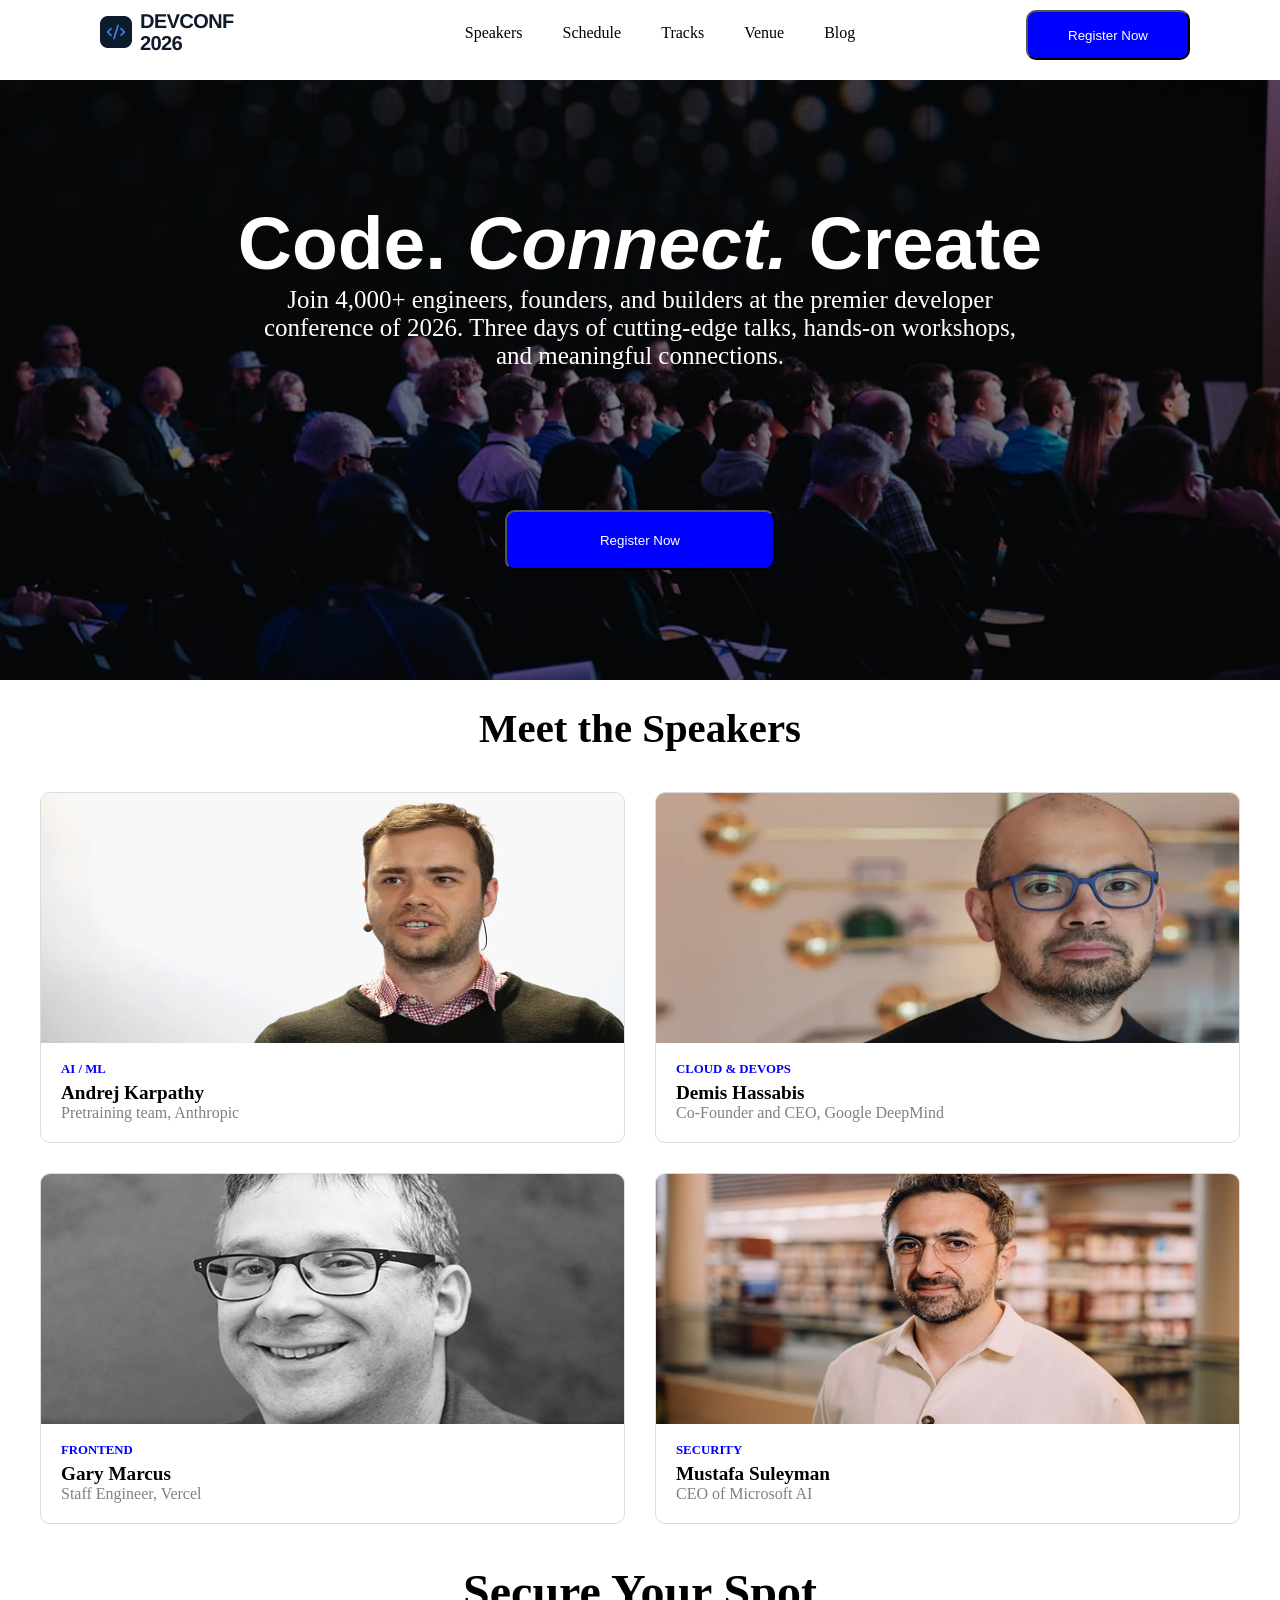
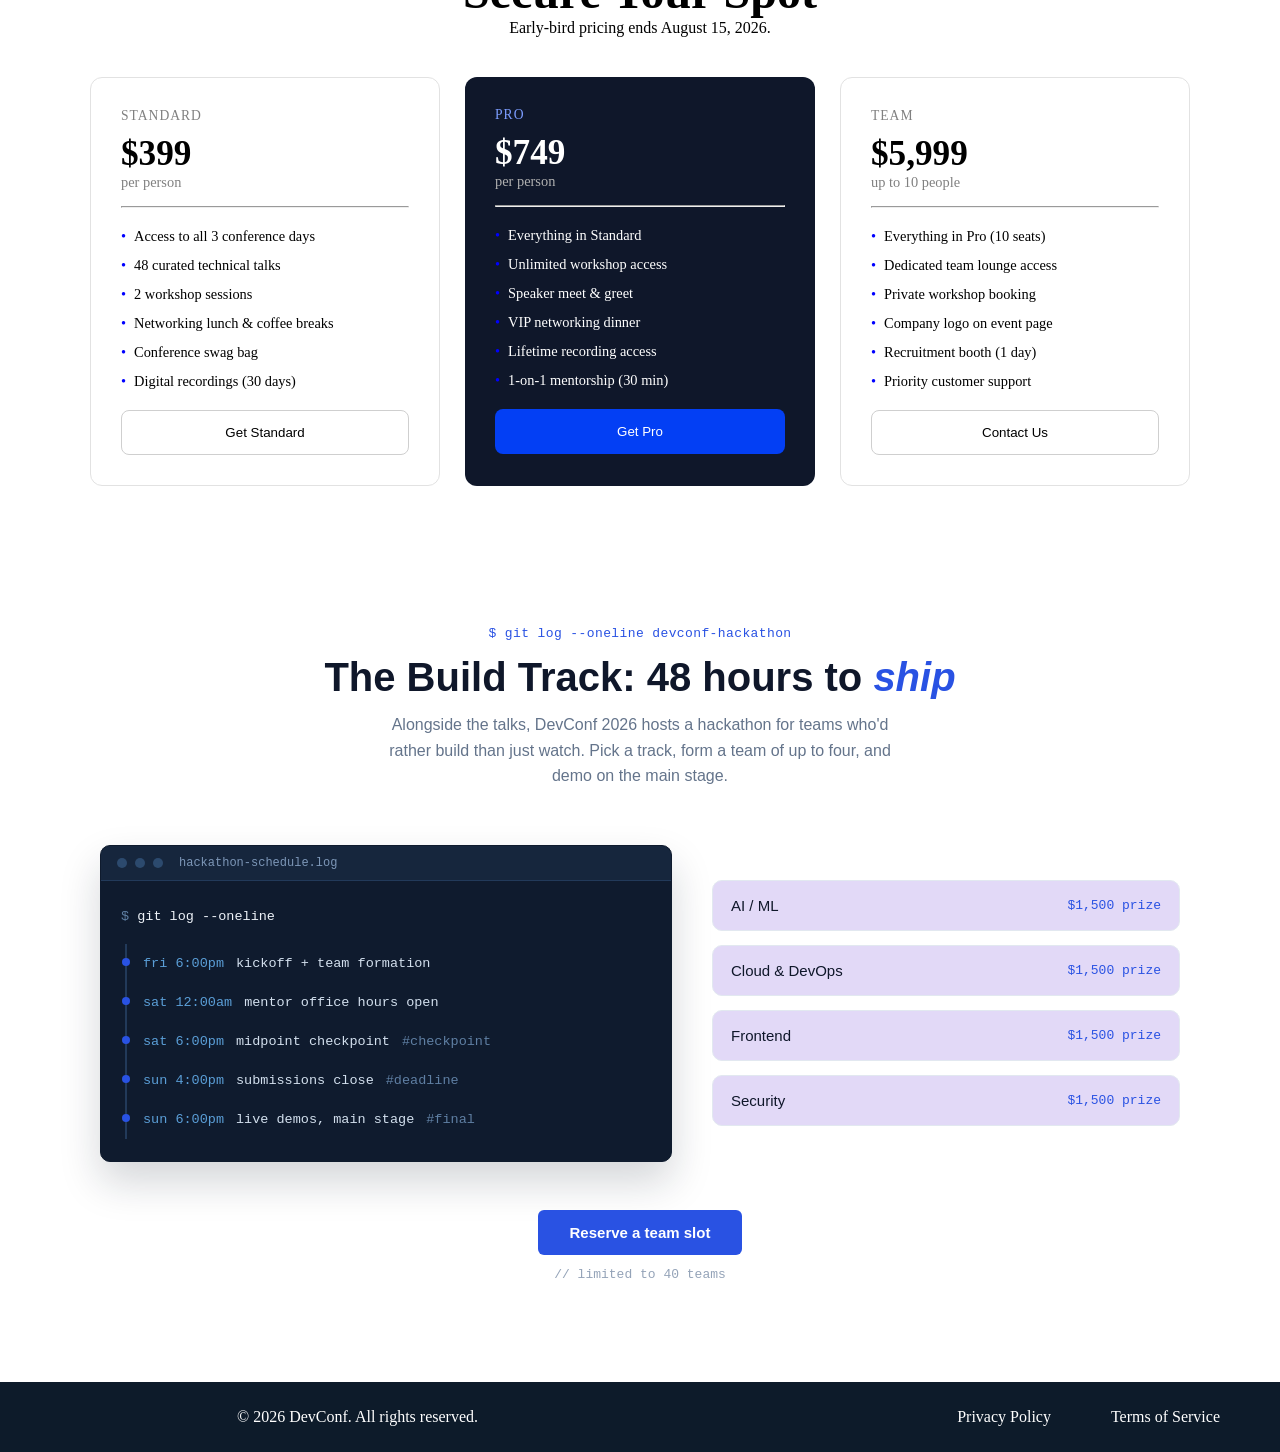
<file: index.html>
<!DOCTYPE html>
<html lang="en">

<head>
  <meta charset="UTF-8">
  <meta name="viewport" content="width=device-width, initial-scale=1.0">
  <title>My First Website</title>
  <link rel="stylesheet" href="./style (1).css">
</head>

<body>
  <header>

    <div id="nav-bar">
      <div class="nav-manu-logo">
        <img src="./Image/logo.png" alt="logo">
      </div>
      <div class="nav-manu-ber">
        <nav>
          <ul>
            <li class="box"><a href="./index.html">Speakers</a></li>
            <li class="box"><a href="./Schedule.html">Schedule</a></li>
            <li class="box"><a href="./Tracks.html">Tracks</a></li>
            <li class="box"><a href="./Venue.html">Venue</a></li>
            <li class="box"><a href="./Blog.html">Blog</a></li>
          </ul>
        </nav>
      </div>
      <div class="button-Container"><button class="Button-content nav-bot">Register Now</button></div>
    </div>

    <div>
      <section class="hero-section">

        <div class="bunner-Container">
          <h1 class="h1-font">Code. <em>Connect.</em> Create</h1>
          <p id="banner-text-p">Join 4,000+ engineers, founders, and builders at the premier developer <br>
            conference of 2026. Three days of cutting-edge talks, hands-on workshops,<br>
            and meaningful connections.</p>
          <div class="secoend-button-Container"> <button class="Button-content secoend-button">Register Now</button>
          </div>
        </div>


      </section>
    </div>
  </header>
  <section>
    <div id="Head-line">
      <h1>Meet the Speakers</h1>
    </div>

    <div class="speakers-grid">

      <div class="speaker-card">
        <img src="./Image/andrej.png" alt="Andrej Karpathy">
        <p class="speaker-tag">AI / ML</p>
        <h3 class="speaker-name">Andrej Karpathy</h3>
        <p class="speaker-title">Pretraining team, Anthropic</p>
      </div>
      <div class="speaker-card">
        <img src="./Image/demis.png" alt="Demis Hassabis">
        <p class="speaker-tag">Cloud & DevOps</p>
        <h3 class="speaker-name">Demis Hassabis</h3>
        <p class="speaker-title">Co-Founder and CEO, Google DeepMind</p>
      </div>
      <div class="speaker-card">
        <img src="./Image/gary.png" alt="Andrej Karpathy">
        <p class="speaker-tag">Frontend</p>
        <h3 class="speaker-name">Gary Marcus</h3>
        <p class="speaker-title">Staff Engineer, Vercel</p>
      </div>
      <div class="speaker-card">
        <img src="./Image/mustafa.png" alt="Andrej Karpathy">
        <p class="speaker-tag">Security</p>
        <h3 class="speaker-name">Mustafa Suleyman</h3>
        <p class="speaker-title">CEO of Microsoft AI</p>
      </div>



    </div>
  </section>

  <section class="Price-section">
    <div id="secound-head-line">
      <h1 style="font-size: 3rem;">Secure Your Spot</h1>
      <p>Early-bird pricing ends August 15, 2026.</p>
    </div>


    <div class="Price-grid">

      <div class="price-card">
        <p class="price-plan">STANDARD</p>
        <h2 class="price-amount">$399</h2>
        <p class="price-per">per person</p>
        <hr>
        <ul class="price-features">
          <li>Access to all 3 conference days</li>
          <li>48 curated technical talks</li>
          <li>2 workshop sessions</li>
          <li>Networking lunch & coffee breaks</li>
          <li>Conference swag bag</li>
          <li>Digital recordings (30 days)</li>
        </ul>
        <button class="price-btn">Get Standard</button>
      </div>

      <div class="price-card price-card-highlight">
        <p class="price-plan">PRO</p>
        <h2 class="price-amount">$749</h2>
        <p class="price-per">per person</p>
        <hr>
        <ul class="price-features">
          <li>Everything in Standard</li>
          <li>Unlimited workshop access</li>
          <li>Speaker meet & greet</li>
          <li>VIP networking dinner</li>
          <li>Lifetime recording access</li>
          <li>1-on-1 mentorship (30 min)</li>
        </ul>
        <button class="price-btn price-btn-solid">Get Pro</button>
      </div>

      <div class="price-card">
        <p class="price-plan">TEAM</p>
        <h2 class="price-amount">$5,999</h2>
        <p class="price-per">up to 10 people</p>
        <hr>
        <ul class="price-features">
          <li>Everything in Pro (10 seats)</li>
          <li>Dedicated team lounge access</li>
          <li>Private workshop booking</li>
          <li>Company logo on event page</li>
          <li>Recruitment booth (1 day)</li>
          <li>Priority customer support</li>
        </ul>
        <button class="price-btn">Contact Us</button>
      </div>

    </div>
  </section>




  <section class="build-track">
  <div class="build-track__inner">
    <p class="build-track__eyebrow">$ git log --oneline devconf-hackathon</p>
    <h2 class="build-track__heading">The Build Track: 48 hours to <em>ship</em></h2>
    <p class="build-track__sub">Alongside the talks, DevConf 2026 hosts a hackathon for teams who'd rather build than just watch. Pick a track, form a team of up to four, and demo on the main stage.</p>

    <div class="build-track__grid">
      <div class="terminal">
        <div class="terminal__bar">
          <span class="terminal__dot"></span>
          <span class="terminal__dot"></span>
          <span class="terminal__dot"></span>
          <span class="terminal__title">hackathon-schedule.log</span>
        </div>
        <div class="terminal__body">
          <p><span class="terminal__prompt">$</span> <span class="terminal__cmd">git log --oneline</span></p>
          <div class="commit-log">
            <div class="commit-row">
              <span class="commit-hash">fri 6:00pm</span>
              <span class="commit-msg">kickoff + team formation</span>
            </div>
            <div class="commit-row">
              <span class="commit-hash">sat 12:00am</span>
              <span class="commit-msg">mentor office hours open</span>
            </div>
            <div class="commit-row">
              <span class="commit-hash">sat 6:00pm</span>
              <span class="commit-msg">midpoint checkpoint</span>
              <span class="commit-tag">#checkpoint</span>
            </div>
            <div class="commit-row">
              <span class="commit-hash">sun 4:00pm</span>
              <span class="commit-msg">submissions close</span>
              <span class="commit-tag">#deadline</span>
            </div>
            <div class="commit-row">
              <span class="commit-hash">sun 6:00pm</span>
              <span class="commit-msg">live demos, main stage</span>
              <span class="commit-tag">#final</span>
            </div>
          </div>
        </div>
      </div>

      <div class="tracks">
        <div class="track-card">
          <span class="track-card__name">AI / ML</span>
          <span class="track-card__prize">$1,500 prize</span>
        </div>
        <div class="track-card">
          <span class="track-card__name">Cloud & DevOps</span>
          <span class="track-card__prize">$1,500 prize</span>
        </div>
        <div class="track-card">
          <span class="track-card__name">Frontend</span>
          <span class="track-card__prize">$1,500 prize</span>
        </div>
        <div class="track-card">
          <span class="track-card__name">Security</span>
          <span class="track-card__prize">$1,500 prize</span>
        </div>
      </div>
    </div>

    <div class="build-track__cta">
      <button class="btn-primary">Reserve a team slot</button>
      
    </div>
    <div class="Reserve">
      <p class="build-track__cta-note">// limited to 40 teams</p>
    </div>
    
  </div>
</section>


  
  
  <footer class="footer-section">
     <div id="footer-h1"><p>© 2026 DevConf. All rights reserved.</p></div>
     <div id="footer-h2">
      <p>Privacy Policy</p>
      <p>Terms of Service</p>
    </div>
  </footer>

</body>


</html>
</file>
<file: style (1).css>
* {
  margin: 0;
}

#nav-bar {


  display: flex;
  flex-wrap: wrap;
  flex-shrink: 1;

  height: 80px;

}

nav ul {
  margin-top: 24px;

  display: flex;

  gap: 40px;
  list-style: none;
  justify-content: center;


}

div nav ul li a {


  text-decoration: none;
  color: black;
  border-radius: 15px;



}


div nav ul li a:hover {
  background-color: rgb(28, 30, 30);
  color: rgb(243, 243, 243);
  padding: 10px;
}

.Button-content {
  background-color: blue;
  color: white;
  padding: 15px 40px;
  border-radius: 10px;
  cursor: pointer;
  height: 50px;

}

.nav-bot {
  margin-right: 30px;
  margin-top: 10px;


}

.Button-content:hover {
  background-color: rgb(255, 255, 255);
  color: rgb(67, 5, 253);
}





.button-Container {
  flex: 1;
  display: flex;
  justify-content: end;
  margin-right: 60px;
}

.nav-manu-ber {
  flex: 1;
}

.nav-manu-logo {
  flex: 1;
  margin-left: 100px;
  margin-top: 10px;

}

.banner-container img {
  width: 100%;
}

.hero-section {
  background: linear-gradient(rgba(0, 0, 0, 0.5), rgba(0, 0, 0, 0.5)), url('./Image/banner.jpg');

  height: 600px;

  background-position: center;
  background-repeat: no-repeat;

  background-size: cover;
  display: flex;
  justify-content: center;

}

.bunner-Container {
  color: white;
  text-align: center;
  padding-top: 20px;
  margin-top: 20px;


}

.h1-font {
  font-size: 75px;
  font-weight: bold;
  font-family: sans-serif;
  margin-bottom: 0%;
  margin-top: 80px;

}

#banner-text-p {

  font-size: 25px;
}

.secoend-button {

  height: 60px;
  width: 270px;
  margin-top: 140px;

}

#Head-line {
  margin-top: 25px;
  margin-bottom: 25px;
  text-align: center;
  font-weight: bold;
  font-size: 1.7rem;
}

.speakers-grid {
  display: grid;
  grid-template-columns: repeat(2, 1fr);
  gap: 30px;
  max-width: 100%;
  margin: 40px;
}

.speaker-card {
  border: 1px solid #dfdada;
  border-radius: 10px;
  overflow: hidden;

}

.speaker-card img {
  width: 100%;
  height: 250px;
  object-fit: fill;


}

.speaker-tag,
.speaker-name,
.speaker-title {
  margin-left: 20px;
}

.speaker-tag {
  color: blue;
  font-size: 0.8rem;
  font-weight: bold;
  text-transform: uppercase;
  margin-top: 15px;
}

.speaker-name {
  margin-top: 5px;
  font-size: 1.2rem;
}

.speaker-title {
  color: gray;
  margin-bottom: 20px;
}

#secound-head-line {
  text-align: center;
}

.Price-grid {
  display: grid;
  grid-template-columns: repeat(3, 1fr);
  gap: 25px;
  max-width: 1100px;
  margin: 40px auto;
}

.price-card {
  border: 1px solid #e2e2e2;
  border-radius: 12px;
  padding: 30px;
}

.price-plan {
  color: gray;
  font-size: 0.85rem;
  letter-spacing: 1px;
}

.price-amount {
  font-size: 2.2rem;
  margin-top: 10px;
}

.price-per {
  color: gray;
  font-size: 0.9rem;
  margin-bottom: 15px;
}

.price-features {
  list-style: none;
  margin: 20px 0;
}

.price-features li {
  margin-bottom: 12px;
  font-size: 0.9rem;
}

.price-features li::before {
  content: "•";
  color: blue;
  margin-right: 8px;
}

.price-card-highlight {
  background-color: #0f172a;
  color: white;
  border: none;
}

.price-card-highlight .price-plan {
  color: #7c9dff;
}

.price-card-highlight .price-per {
  color: #b0b0b0;
}

.price-btn {
  width: 100%;
  height: 45px;
  border-radius: 8px;
  border: 1px solid #cfcfcf;
  background: white;
  color: black;
  cursor: pointer;
}

.price-btn:hover {
  background-color: #20e060;
  color: #ffffff;
}

.price-btn-solid {
  background-color: #033ff4;
  color: white;
  border: none;
}

.price-btn-solid:hover {
  background-color: #e6e7f0;
  color: #0f172a;
}

.price-card-highlight:hover {
  background-color: #003ef6;
}


.footer-section{
  display: flex;
  height: 70px;
  align-items: center;
  background-color: #0D1B2A;
  color: #FFFFFF;
  
}
#footer-h1{
  flex: 1;
  margin-left: 50px;
  text-align: center;

}
#footer-h2{
  flex: 1;
  display: flex;
  justify-content: end;


}
#footer-h2 p{
  gap: 100px;
  margin-right: 60px;


}














* { box-sizing: border-box; margin: 0; padding: 0; }
  body { background: #ffffff; }

  .build-track {
    background: #ffffff;
    padding: 100px 24px;
    font-family: 'Inter', sans-serif;
  }

  .build-track__inner {
    max-width: 1080px;
    margin: 0 auto;
  }

  .build-track__eyebrow {
    font-family: 'JetBrains Mono', monospace;
    font-size: 13px;
    font-weight: 500;
    color: #2952e3;
    text-align: center;
    letter-spacing: 0.03em;
    margin-bottom: 14px;
  }

  .build-track__heading {
    font-family: 'Space Grotesk', sans-serif;
    font-weight: 600;
    font-size: 40px;
    color: #0f172a;
    text-align: center;
    margin-bottom: 12px;
  }

  .build-track__heading em {
    font-style: italic;
    color: #2952e3;
  }

  .build-track__sub {
    font-size: 16px;
    color: #64748b;
    text-align: center;
    max-width: 520px;
    margin: 0 auto 56px;
    line-height: 1.6;
  }

  .build-track__grid {
    display: grid;
    grid-template-columns: 1.1fr 0.9fr;
    gap: 40px;
    align-items: center;
  }

  /* --- Signature element: git log terminal --- */
  .terminal {
    background: #0f1b2e;
    border: 1px solid #0f1b2e;
    border-radius: 10px;
    overflow: hidden;
    box-shadow: 0 20px 40px rgba(15, 27, 46, 0.18);
  }

  .terminal__bar {
    background: #16263d;
    padding: 10px 16px;
    display: flex;
    align-items: center;
    gap: 8px;
    border-bottom: 1px solid #223a5a;
  }

  .terminal__dot {
    width: 10px;
    height: 10px;
    border-radius: 50%;
    background: #2c4a6e;
  }

  .terminal__title {
    font-family: 'JetBrains Mono', monospace;
    font-size: 12px;
    color: #7d97b8;
    margin-left: 8px;
  }

  .terminal__body {
    padding: 22px 20px;
    font-family: 'JetBrains Mono', monospace;
    font-size: 13.5px;
    line-height: 2;
  }

  .terminal__prompt {
    color: #5f7fa3;
  }

  .terminal__cmd {
    color: #eef3f9;
  }

  .commit-log {
    margin-top: 14px;
  }

  .commit-row {
    display: flex;
    align-items: baseline;
    gap: 12px;
    padding: 6px 0;
    border-left: 2px solid #223a5a;
    padding-left: 16px;
    margin-left: 4px;
    position: relative;
  }

  .commit-row::before {
    content: '';
    position: absolute;
    left: -5px;
    top: 14px;
    width: 8px;
    height: 8px;
    border-radius: 50%;
    background: #2952e3;
  }

  .commit-hash {
    color: #5b9fd8;
    flex-shrink: 0;
  }

  .commit-msg {
    color: #d3e0ee;
  }

  .commit-tag {
    color: #5f7fa3;
  }

  
  .tracks {
    display: flex;
    flex-direction: column;
    gap: 14px;
  }

  .track-card {
    background: #e2d9f7;
    border: 1px solid #e2e8f0;
    border-radius: 10px;
    padding: 16px 18px;
    display: flex;
    align-items: center;
    justify-content: space-between;
    transition: border-color 0.2s ease;
    cursor: pointer;
    
    

  }


  .track-card:hover {
    border-color: #387df4;
    

  }

  .track-card__name {
    font-family: 'Space Grotesk', sans-serif;
    font-weight: 500;
    font-size: 15px;
    color: #0f172a;
  }

  .track-card__prize {
    font-family: 'JetBrains Mono', monospace;
    font-size: 13px;
    color: #2952e3;
  }

  .build-track__cta {
    text-align: center;
    margin-top: 48px;
  }


  

  .btn-primary:hover{
    background-color: #2d077f;
    color: rgb(213, 226, 240);
  }
  .Reserve{
    text-align: center;

  }

  .btn-primary {
    display: inline-block;
    background: #2952e3;
    color: #ffffff;
    font-family: 'Space Grotesk', sans-serif;
    font-weight: 600;
    font-size: 15px;
    padding: 14px 32px;
    border-radius: 6px;
    text-decoration: none;
    border: none;
    cursor: pointer;
  }

  .build-track__cta-note {
    margin-top: 12px;
    font-size: 13px;
    color: #94a3b8;
    font-family: 'JetBrains Mono', monospace;
  }

  @media (max-width: 720px) {
    .build-track__grid { grid-template-columns: 1fr; }
    .build-track__heading { font-size: 30px; }
  }
</file>
